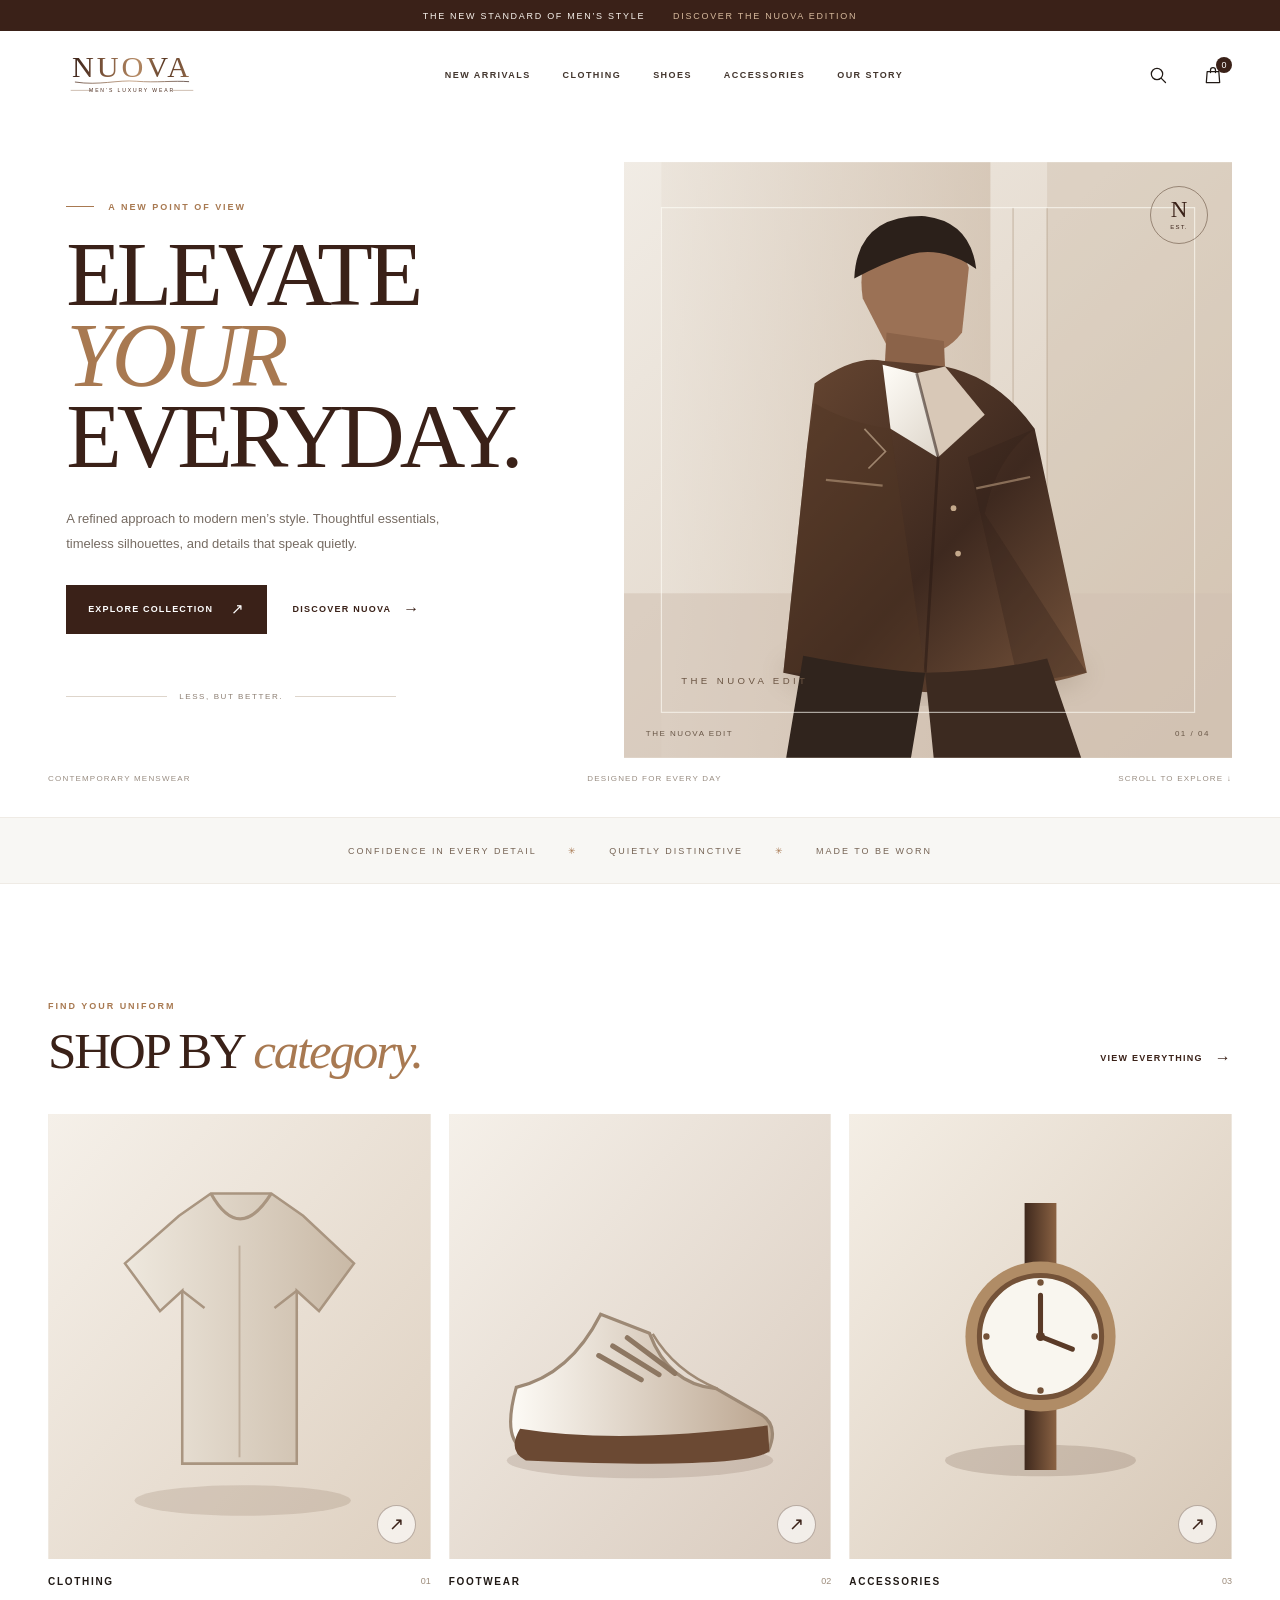
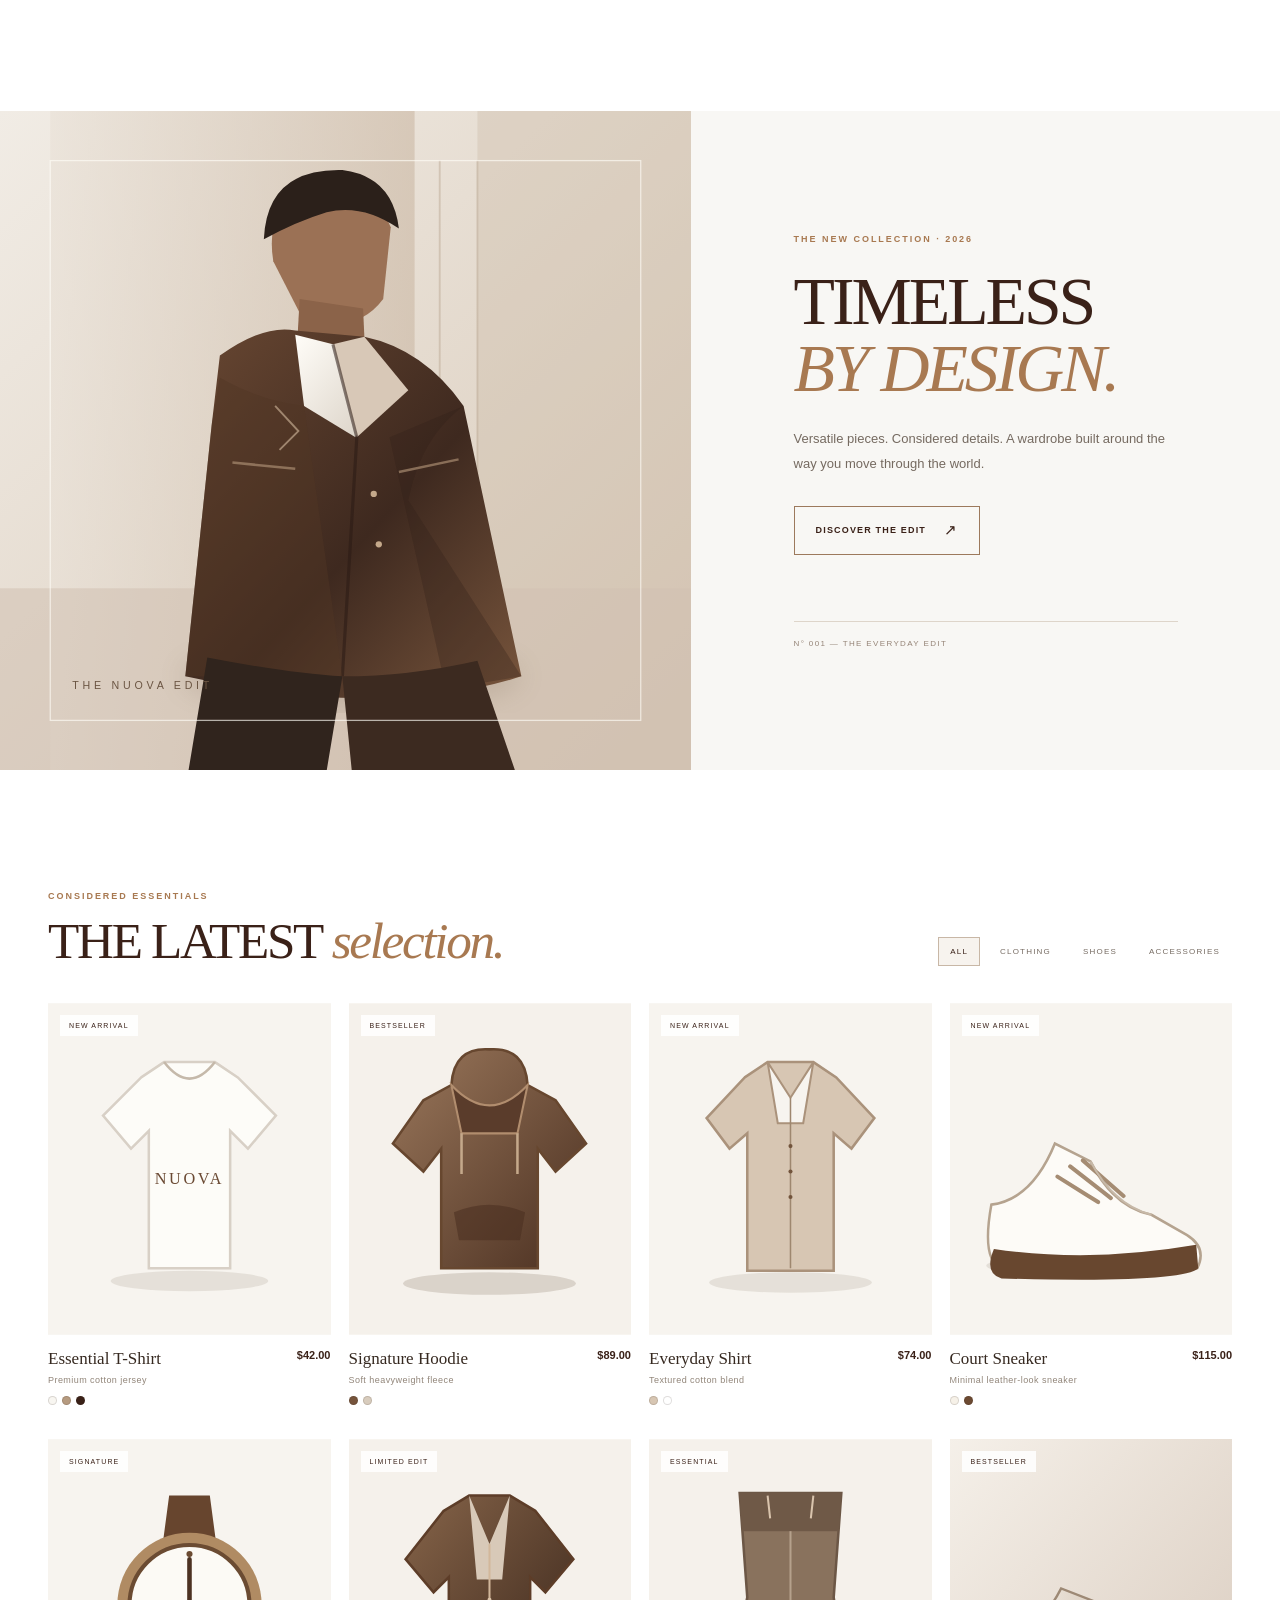
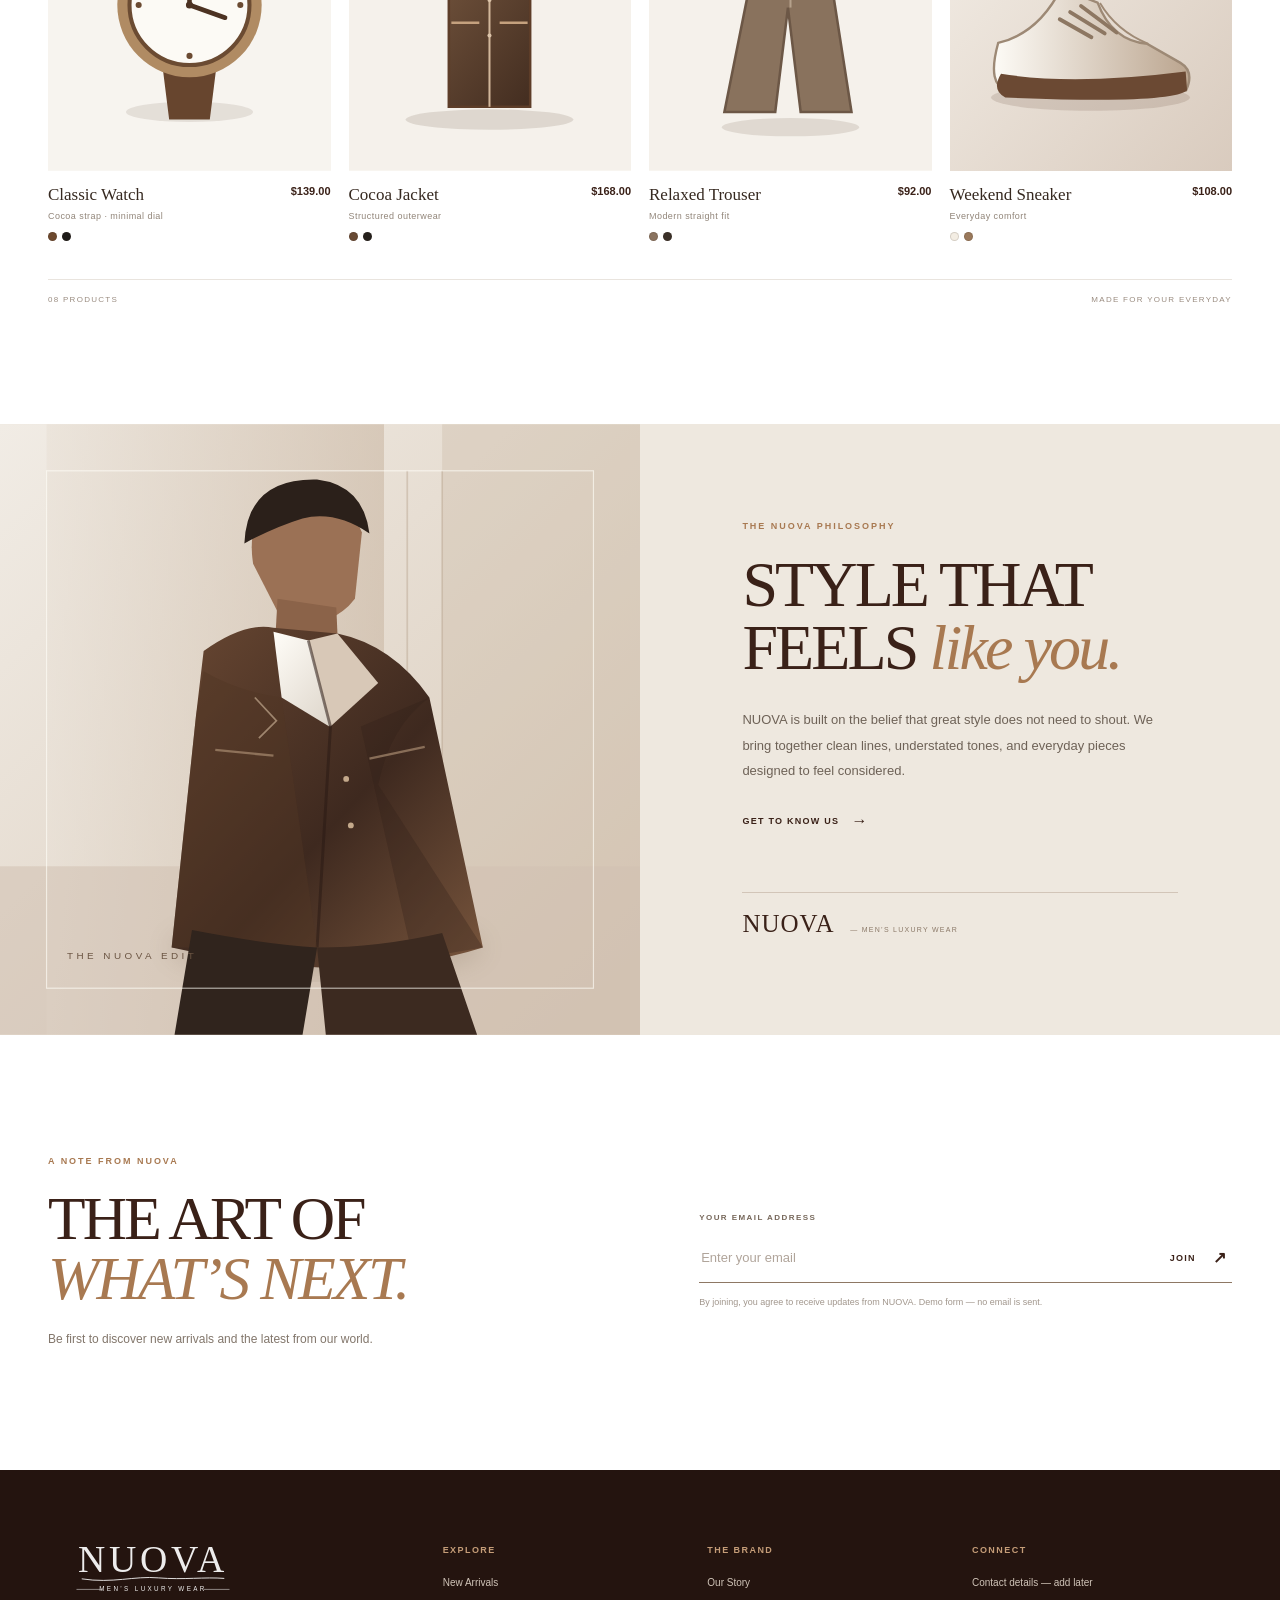
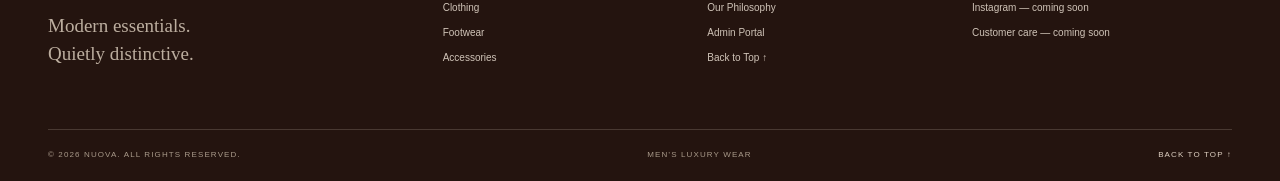
<file: index.html>
<!doctype html>
<html lang="en">
<head>
  <meta charset="utf-8">
  <meta name="viewport" content="width=device-width, initial-scale=1">
  <meta name="theme-color" content="#ffffff">
  <meta name="description" content="NUOVA — Men's Luxury Wear. A refined approach to modern men's style.">
  <title>NUOVA — Men's Luxury Wear</title>
  <link rel="icon" type="image/svg+xml" href="assets/logo.svg">
  <link rel="stylesheet" href="styles.css">
  <script src="script.js" defer></script>
</head>
<body>
  <a class="skip-link" href="#main">Skip to content</a>
  <div class="announcement-bar">
    <p>THE NEW STANDARD OF MEN’S STYLE</p>
    <span>DISCOVER THE NUOVA EDITION</span>
  </div>

  <header class="site-header" id="top">
    <div class="header-inner">
      <button class="icon-button menu-toggle" id="menuToggle" aria-label="Open navigation" aria-expanded="false" aria-controls="mobileNav">
        <svg viewBox="0 0 24 24" aria-hidden="true"><path d="M3 7h18M3 12h18M3 17h18"/></svg>
      </button>
      <a class="brand-lockup" href="#top" aria-label="NUOVA home"><img src="assets/logo.svg" alt="NUOVA — Men's Luxury Wear"></a>
      <nav class="desktop-nav" aria-label="Main navigation">
        <a href="#new-arrivals">NEW ARRIVALS</a>
        <a href="#categories">CLOTHING</a>
        <a href="#categories">SHOES</a>
        <a href="#categories">ACCESSORIES</a>
        <a href="#story">OUR STORY</a>
      </nav>
      <div class="header-actions">
        <button class="icon-button search-open" aria-label="Search products">
          <svg viewBox="0 0 24 24" aria-hidden="true"><circle cx="10.8" cy="10.8" r="6.8"/><path d="m16 16 5 5"/></svg>
        </button>
        <button class="icon-button bag-open" aria-label="Open shopping bag">
          <svg viewBox="0 0 24 24" aria-hidden="true"><path d="M5 8h14l1 13H4L5 8Z"/><path d="M9 9V6a3 3 0 0 1 6 0v3"/></svg>
          <span class="bag-count" id="bagCount">0</span>
        </button>
      </div>
    </div>
    <nav class="mobile-nav" id="mobileNav" aria-label="Mobile navigation" hidden>
      <a href="#new-arrivals">New Arrivals</a>
      <a href="#categories">Clothing</a>
      <a href="#categories">Shoes</a>
      <a href="#categories">Accessories</a>
      <a href="#story">Our Story</a>
      <button class="mobile-search search-open">Search the collection</button>
    </nav>
  </header>

  <main id="main">
    <section class="hero section-shell" aria-labelledby="heroTitle">
      <div class="hero-copy reveal">
        <p class="eyebrow"><span></span> A NEW POINT OF VIEW</p>
        <h1 id="heroTitle">ELEVATE<br><em>YOUR</em> EVERYDAY.</h1>
        <p class="hero-description">A refined approach to modern men’s style. Thoughtful essentials, timeless silhouettes, and details that speak quietly.</p>
        <div class="hero-buttons">
          <a class="button button-dark" href="#new-arrivals">EXPLORE COLLECTION <span aria-hidden="true">↗</span></a>
          <a class="text-link" href="#story">DISCOVER NUOVA <span aria-hidden="true">→</span></a>
        </div>
        <div class="hero-note"><span class="note-line"></span><span>LESS, BUT BETTER.</span><span class="note-line"></span></div>
      </div>
      <div class="hero-art reveal reveal-delay-1">
        <img src="assets/hero-editorial.svg" alt="Editorial illustration of a man wearing a tailored cocoa-brown jacket">
        <div class="hero-art-caption"><span>THE NUOVA EDIT</span><span>01 / 04</span></div>
        <div class="hero-stamp" aria-hidden="true">N<br><small>EST.</small></div>
      </div>
      <div class="hero-bottomline"><span>CONTEMPORARY MENSWEAR</span><span>DESIGNED FOR EVERY DAY</span><span>SCROLL TO EXPLORE ↓</span></div>
    </section>

    <section class="intro-strip" aria-label="Brand statement">
      <p>CONFIDENCE IN EVERY DETAIL <span>✳</span> QUIETLY DISTINCTIVE <span>✳</span> MADE TO BE WORN</p>
    </section>

    <section class="category-section section-shell" id="categories">
      <div class="section-heading reveal">
        <div><p class="eyebrow">FIND YOUR UNIFORM</p><h2>SHOP BY <em>category.</em></h2></div>
        <a class="text-link" href="#new-arrivals">VIEW EVERYTHING <span>→</span></a>
      </div>
      <div class="category-grid">
        <a class="category-card reveal" href="#new-arrivals" data-category-link="clothing">
          <div class="category-image"><img src="assets/cat-clothing.svg" alt="Minimal premium men's clothing illustration"><span class="category-arrow">↗</span></div>
          <div class="category-label"><h3>CLOTHING</h3><span>01</span></div>
        </a>
        <a class="category-card reveal reveal-delay-1" href="#new-arrivals" data-category-link="shoes">
          <div class="category-image"><img src="assets/cat-shoes.svg" alt="Cream luxury sneaker illustration"><span class="category-arrow">↗</span></div>
          <div class="category-label"><h3>FOOTWEAR</h3><span>02</span></div>
        </a>
        <a class="category-card reveal reveal-delay-2" href="#new-arrivals" data-category-link="accessories">
          <div class="category-image"><img src="assets/cat-accessories.svg" alt="Minimal brown leather watch illustration"><span class="category-arrow">↗</span></div>
          <div class="category-label"><h3>ACCESSORIES</h3><span>03</span></div>
        </a>
      </div>
    </section>

    <section class="feature-section">
      <div class="feature-image reveal"><img src="assets/hero-editorial.svg" alt="NUOVA editorial menswear campaign illustration"></div>
      <div class="feature-copy reveal reveal-delay-1">
        <p class="eyebrow">THE NEW COLLECTION · 2026</p>
        <h2>TIMELESS<br><em>BY DESIGN.</em></h2>
        <p>Versatile pieces. Considered details. A wardrobe built around the way you move through the world.</p>
        <a class="button button-outline" href="#new-arrivals">DISCOVER THE EDIT <span>↗</span></a>
        <span class="feature-index">N° 001 — THE EVERYDAY EDIT</span>
      </div>
    </section>

    <section class="products-section section-shell" id="new-arrivals">
      <div class="section-heading products-heading reveal">
        <div><p class="eyebrow">CONSIDERED ESSENTIALS</p><h2>THE LATEST <em>selection.</em></h2></div>
        <div class="product-controls" role="group" aria-label="Filter products">
          <button class="filter-button active" data-filter="all">ALL</button>
          <button class="filter-button" data-filter="clothing">CLOTHING</button>
          <button class="filter-button" data-filter="shoes">SHOES</button>
          <button class="filter-button" data-filter="accessories">ACCESSORIES</button>
        </div>
      </div>
      <div class="product-grid" id="productGrid" aria-live="polite"></div>
      <div class="products-bottom"><span id="productCount">08 PRODUCTS</span><span>MADE FOR YOUR EVERYDAY</span></div>
    </section>

    <section class="brand-story" id="story">
      <div class="story-image reveal"><img src="assets/hero-editorial.svg" alt="A refined NUOVA menswear look in warm neutral tones"></div>
      <div class="story-copy reveal reveal-delay-1">
        <p class="eyebrow">THE NUOVA PHILOSOPHY</p>
        <h2>STYLE THAT<br>FEELS <em>like you.</em></h2>
        <p>NUOVA is built on the belief that great style does not need to shout. We bring together clean lines, understated tones, and everyday pieces designed to feel considered.</p>
        <a href="#top" class="text-link">GET TO KNOW US <span>→</span></a>
        <div class="story-signature">NUOVA <span>— MEN’S LUXURY WEAR</span></div>
      </div>
    </section>

    <section class="newsletter-section section-shell reveal">
      <div><p class="eyebrow">A NOTE FROM NUOVA</p><h2>THE ART OF<br><em>WHAT’S NEXT.</em></h2><p>Be first to discover new arrivals and the latest from our world.</p></div>
      <form class="newsletter-form" id="newsletterForm">
        <label for="newsletterEmail">YOUR EMAIL ADDRESS</label>
        <div class="newsletter-input-row"><input type="email" id="newsletterEmail" placeholder="Enter your email" required><button type="submit" aria-label="Subscribe">JOIN <span>↗</span></button></div>
        <p class="form-note" id="newsletterMessage" aria-live="polite">By joining, you agree to receive updates from NUOVA. Demo form — no email is sent.</p>
      </form>
    </section>
  </main>

  <footer class="site-footer">
    <div class="footer-main">
      <div class="footer-brand"><img src="assets/logo.svg" alt="NUOVA — Men's Luxury Wear"><p>Modern essentials.<br>Quietly distinctive.</p></div>
      <div class="footer-column"><h3>EXPLORE</h3><a href="#new-arrivals">New Arrivals</a><a href="#categories">Clothing</a><a href="#categories">Footwear</a><a href="#categories">Accessories</a></div>
      <div class="footer-column"><h3>THE BRAND</h3><a href="#story">Our Story</a><a href="#story">Our Philosophy</a><a href="admin.html">Admin Portal</a><a href="#top">Back to Top ↑</a></div>
      <div class="footer-column"><h3>CONNECT</h3><span>Contact details — add later</span><span>Instagram — coming soon</span><span>Customer care — coming soon</span></div>
    </div>
    <div class="footer-bottom"><span>© <span id="year"></span> NUOVA. ALL RIGHTS RESERVED.</span><span>MEN’S LUXURY WEAR</span><a href="#top">BACK TO TOP ↑</a></div>
  </footer>

  <div class="overlay" id="overlay" hidden></div>
  <aside class="side-drawer" id="cartDrawer" aria-labelledby="cartTitle" aria-modal="true" role="dialog" hidden>
    <div class="drawer-header"><div><p class="eyebrow">YOUR SELECTION</p><h2 id="cartTitle">Shopping bag <span id="drawerCount">(0)</span></h2></div><button class="icon-button drawer-close" aria-label="Close shopping bag"><svg viewBox="0 0 24 24"><path d="m5 5 14 14M19 5 5 19"/></svg></button></div>
    <div class="cart-items" id="cartItems"></div>
    <div class="cart-footer">
      <div class="subtotal-row"><span>SUBTOTAL</span><strong id="cartSubtotal">$0.00</strong></div>
      <p>Shipping and taxes are calculated at checkout.</p>
      <button class="button button-dark checkout-button" id="checkoutButton" type="button">CONTINUE TO CHECKOUT <span>↗</span></button>
      <form class="checkout-form" id="checkoutForm" hidden>
        <label for="checkoutName">FULL NAME</label>
        <input id="checkoutName" type="text" placeholder="Your full name" required>
        <label for="checkoutContact">PHONE OR EMAIL</label>
        <input id="checkoutContact" type="text" placeholder="Phone number or email" required>
        <label for="checkoutAddress">DELIVERY ADDRESS</label>
        <input id="checkoutAddress" type="text" placeholder="City, street, building" required>
        <div class="checkout-actions">
          <button class="button button-outline" id="checkoutCancel" type="button">BACK</button>
          <button class="button button-dark" type="submit">PLACE ORDER <span>↗</span></button>
        </div>
      </form>
      <p class="demo-note">Orders are saved locally for store admin review.</p>
    </div>
  </aside>

  <section class="search-modal" id="searchModal" aria-label="Search products" aria-modal="true" role="dialog" hidden>
    <div class="search-modal-inner"><div class="search-top"><p class="eyebrow">FIND YOUR NEXT ESSENTIAL</p><button class="icon-button search-close" aria-label="Close search"><svg viewBox="0 0 24 24"><path d="m5 5 14 14M19 5 5 19"/></svg></button></div><label class="search-field"><svg viewBox="0 0 24 24"><circle cx="10.8" cy="10.8" r="6.8"/><path d="m16 16 5 5"/></svg><input id="searchInput" type="search" placeholder="Search the collection…" autocomplete="off"></label><div id="searchResults" class="search-results"><p>TRY: T-SHIRTS, HOODIES, SHOES</p></div></div>
  </section>

  <section class="quick-view-modal" id="quickView" role="dialog" aria-modal="true" aria-label="Product quick view" hidden>
    <button class="icon-button quick-close" aria-label="Close product details"><svg viewBox="0 0 24 24"><path d="m5 5 14 14M19 5 5 19"/></svg></button>
    <div id="quickViewContent"></div>
  </section>
  <div class="toast" id="toast" role="status" aria-live="polite"></div>
</body>
</html>
</file>
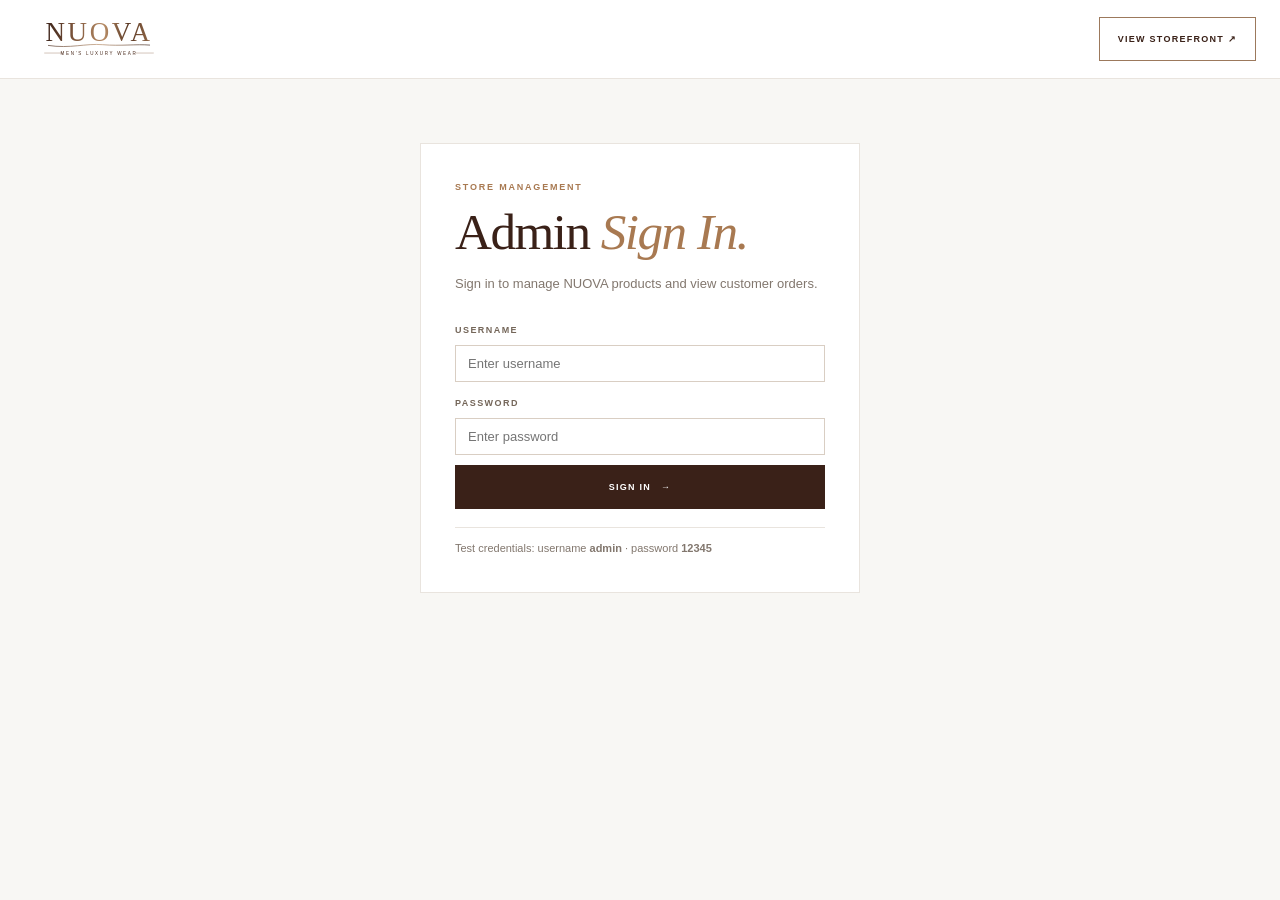
<file: admin.html>
<!doctype html>
<html lang="en">
<head>
  <meta charset="utf-8">
  <meta name="viewport" content="width=device-width, initial-scale=1">
  <title>NUOVA — Admin Portal</title>
  <link rel="icon" type="image/svg+xml" href="assets/logo.svg">
  <link rel="stylesheet" href="admin.css">
  <script src="admin.js" defer></script>
</head>
<body>
  <header class="admin-header">
    <div class="admin-header-inner">
      <a class="admin-brand" href="index.html" aria-label="Back to NUOVA storefront">
        <img src="assets/logo.svg" alt="NUOVA — Men's Luxury Wear">
      </a>
      <div class="admin-header-actions">
        <a class="btn btn-outline" href="index.html">VIEW STOREFRONT ↗</a>
        <button class="btn btn-dark" id="logoutButton" type="button" hidden>LOG OUT</button>
      </div>
    </div>
  </header>

  <main class="admin-main">
    <section class="login-card" id="loginSection" aria-labelledby="loginTitle">
      <p class="eyebrow">STORE MANAGEMENT</p>
      <h1 id="loginTitle">Admin <em>Sign In.</em></h1>
      <p class="login-subtitle">Sign in to manage NUOVA products and view customer orders.</p>
      <form id="loginForm" class="stack-form">
        <label for="loginUsername">USERNAME</label>
        <input id="loginUsername" type="text" autocomplete="username" placeholder="Enter username" required>
        <label for="loginPassword">PASSWORD</label>
        <input id="loginPassword" type="password" autocomplete="current-password" placeholder="Enter password" required>
        <p class="form-error" id="loginError" role="alert" hidden></p>
        <button class="btn btn-dark" type="submit">SIGN IN <span>→</span></button>
      </form>
      <p class="demo-hint">Test credentials: username <strong>admin</strong> · password <strong>12345</strong></p>
    </section>

    <section class="dashboard" id="adminApp" hidden>
      <div class="dashboard-top">
        <div>
          <p class="eyebrow">NUOVA BACKOFFICE</p>
          <h1>Store <em>Dashboard.</em></h1>
        </div>
        <div class="tab-bar" role="tablist" aria-label="Admin sections">
          <button class="tab-btn active" type="button" role="tab" aria-selected="true" data-tab="products">PRODUCTS</button>
          <button class="tab-btn" type="button" role="tab" aria-selected="false" data-tab="orders">ORDERS <span class="badge-pill" id="newOrdersBadge">0</span></button>
        </div>
      </div>

      <div class="stats-grid">
        <div class="stat-card"><span>TOTAL PRODUCTS</span><strong id="statProducts">0</strong></div>
        <div class="stat-card"><span>TOTAL ORDERS</span><strong id="statOrders">0</strong></div>
        <div class="stat-card"><span>NEW ORDERS</span><strong id="statNewOrders">0</strong></div>
        <div class="stat-card"><span>TOTAL REVENUE</span><strong id="statRevenue">$0.00</strong></div>
      </div>

      <section id="productsTab" class="tab-panel">
        <div class="panel-grid">
          <form id="productForm" class="card stack-form">
            <div class="card-head">
              <div>
                <p class="eyebrow">CATALOG</p>
                <h2 id="formHeading">Add New <em>Product</em></h2>
              </div>
              <button class="text-btn" id="cancelEditButton" type="button" hidden>Cancel edit</button>
            </div>

            <input type="hidden" id="editingProductId">

            <label for="prodName">PRODUCT NAME</label>
            <input id="prodName" type="text" placeholder="e.g. Tailored Wool Coat" required>

            <div class="two-col">
              <div>
                <label for="prodCategory">CATEGORY</label>
                <select id="prodCategory">
                  <option value="clothing">Clothing</option>
                  <option value="shoes">Shoes</option>
                  <option value="accessories">Accessories</option>
                </select>
              </div>
              <div>
                <label for="prodPrice">PRICE (USD)</label>
                <input id="prodPrice" type="number" min="1" step="0.01" placeholder="120" required>
              </div>
            </div>

            <div class="two-col">
              <div>
                <label for="prodType">SUBTITLE / MATERIAL</label>
                <input id="prodType" type="text" placeholder="e.g. Structured Italian wool" required>
              </div>
              <div>
                <label for="prodBadge">BADGE</label>
                <input id="prodBadge" type="text" placeholder="NEW ARRIVAL" value="NEW ARRIVAL">
              </div>
            </div>

            <label for="prodColors">COLORS (COMMA-SEPARATED HEX)</label>
            <input id="prodColors" type="text" value="#3A2118, #B69B80" placeholder="#3A2118, #E8D8C7">

            <label for="prodImageFile">UPLOAD PRODUCT IMAGE</label>
            <div class="upload-box">
              <input id="prodImageFile" type="file" accept="image/*">
              <div class="image-preview" id="imagePreview">
                <img id="previewImg" src="assets/product-jacket.svg" alt="Product preview">
                <span id="previewText">Default image selected — or upload your own photo above.</span>
              </div>
            </div>

            <label for="prodImageUrl">OR IMAGE PATH / URL</label>
            <input id="prodImageUrl" type="text" value="assets/product-jacket.svg" placeholder="assets/product-jacket.svg or https://...">

            <label for="prodDescription">DESCRIPTION</label>
            <textarea id="prodDescription" rows="3" placeholder="Describe fit, fabric, and details..." required></textarea>

            <button class="btn btn-dark" type="submit" id="saveProductBtn">SAVE PRODUCT <span>↗</span></button>
          </form>

          <div class="card">
            <div class="card-head">
              <div>
                <p class="eyebrow">STORE INVENTORY</p>
                <h2>Published <em>Products</em></h2>
              </div>
              <button class="text-btn" id="resetProductsBtn" type="button">Reset defaults</button>
            </div>
            <div id="adminProductList" class="product-list"></div>
          </div>
        </div>
      </section>

      <section id="ordersTab" class="tab-panel" hidden>
        <div class="card">
          <div class="card-head">
            <div>
              <p class="eyebrow">PURCHASE OPERATIONS</p>
              <h2>Customer <em>Orders</em></h2>
            </div>
            <button class="text-btn" id="refreshOrdersBtn" type="button">Refresh</button>
          </div>
          <div id="ordersList" class="orders-list"></div>
        </div>
      </section>
    </section>
  </main>

  <div class="toast" id="adminToast" role="status" aria-live="polite"></div>
</body>
</html>
</file>
<file: styles.css>
:root {
  --white: #ffffff;
  --soft-white: #f8f7f4;
  --paper: #f2eee8;
  --cocoa: #3a2118;
  --chocolate: #24140f;
  --brown: #77503a;
  --bronze: #a87951;
  --beige: #e8d8c7;
  --line: #e9e4de;
  --muted: #82776e;
  --ink: #211a16;
  --serif: "Bodoni MT", Didot, "Times New Roman", Georgia, serif;
  --sans: "Helvetica Neue", Helvetica, Arial, sans-serif;
  --page: min(1380px, calc(100% - 96px));
  --ease: cubic-bezier(.2,.7,.2,1);
}
* { box-sizing: border-box; }
html { scroll-behavior: smooth; scroll-padding-top: 90px; }
body { margin: 0; background: var(--white); color: var(--ink); font-family: var(--sans); -webkit-font-smoothing: antialiased; }
body.locked { overflow: hidden; }
button, input { font: inherit; }
button, a { -webkit-tap-highlight-color: transparent; }
a { color: inherit; text-decoration: none; }
button { color: inherit; }
img { display: block; max-width: 100%; }
::selection { color: white; background: var(--brown); }
.skip-link { position: fixed; top: 10px; left: 10px; z-index: 1000; transform: translateY(-150%); padding: 12px 16px; background: var(--cocoa); color: white; }
.skip-link:focus { transform: translateY(0); }
.announcement-bar { min-height: 31px; padding: 8px 28px; display: flex; align-items: center; justify-content: center; gap: 28px; background: var(--cocoa); color: #f8f3ed; font-size: 9px; letter-spacing: .19em; }
.announcement-bar p { margin: 0; }
.announcement-bar span { color: #d6b99c; }
.site-header { position: sticky; top: 0; z-index: 50; background: rgba(255,255,255,.96); border-bottom: 1px solid transparent; transition: box-shadow .3s ease, border-color .3s ease; backdrop-filter: blur(16px); }
.site-header.scrolled { border-color: var(--line); box-shadow: 0 8px 28px rgba(46,30,19,.055); }
.header-inner { width: var(--page); height: 88px; margin: auto; display: grid; grid-template-columns: 168px 1fr 100px; align-items: center; gap: 24px; }
.brand-lockup { width: 168px; display: block; }
.brand-lockup img { width: 100%; height: 48px; object-fit: contain; }
.desktop-nav { display: flex; align-items: center; justify-content: center; gap: clamp(17px, 2.5vw, 38px); }
.desktop-nav a, .footer-column h3 { font-size: 9px; font-weight: 600; letter-spacing: .16em; }
.desktop-nav a { position: relative; padding: 9px 0; color: #42352d; transition: color .2s ease; }
.desktop-nav a::after { content: ""; position: absolute; bottom: 2px; left: 0; width: 0; height: 1px; background: var(--bronze); transition: width .25s ease; }
.desktop-nav a:hover { color: var(--bronze); }
.desktop-nav a:hover::after { width: 100%; }
.header-actions { display: flex; align-items: center; justify-content: flex-end; gap: 16px; }
.icon-button { position: relative; display: inline-grid; place-items: center; width: 39px; height: 39px; padding: 0; border: 0; background: transparent; cursor: pointer; }
.icon-button svg, .search-field svg { width: 20px; height: 20px; fill: none; stroke: currentColor; stroke-width: 1.5; stroke-linecap: round; stroke-linejoin: round; }
.icon-button:hover { color: var(--bronze); }
.bag-count { position: absolute; top: 1px; right: 0; display: grid; place-items: center; width: 16px; height: 16px; border-radius: 50%; background: var(--cocoa); color: white; font-size: 9px; }
.menu-toggle, .mobile-nav { display: none; }
.section-shell { width: var(--page); margin-inline: auto; }
.hero { min-height: 670px; display: grid; grid-template-columns: .92fr 1.08fr; align-items: center; gap: 4.5vw; padding-top: 42px; padding-bottom: 32px; position: relative; }
.hero-copy { padding: 30px 0 48px 3.5%; }
.eyebrow { margin: 0 0 20px; color: var(--bronze); font-size: 9px; font-weight: 600; letter-spacing: .22em; line-height: 1.5; }
.eyebrow span { display: inline-block; width: 28px; height: 1px; margin: 0 10px 3px 0; background: var(--bronze); }
h1, h2, h3, p { margin-top: 0; }
.hero h1 { margin: 0; color: var(--cocoa); font-family: var(--serif); font-size: clamp(60px, 7.1vw, 112px); font-weight: 400; line-height: .89; letter-spacing: -.055em; }
.hero h1 em, h2 em { color: var(--bronze); font-weight: 400; }
.hero-description { max-width: 405px; margin: 30px 0 28px; color: #766b62; font-size: 13px; line-height: 1.9; }
.hero-buttons { display: flex; align-items: center; flex-wrap: wrap; gap: 25px; }
.button { min-height: 49px; display: inline-flex; align-items: center; justify-content: center; gap: 18px; padding: 0 21px; border: 1px solid transparent; font-size: 9px; font-weight: 600; letter-spacing: .13em; cursor: pointer; transition: transform .25s var(--ease), background .25s ease, color .25s ease, border-color .25s ease; }
.button:hover { transform: translateY(-3px); }
.button span { font-size: 15px; font-weight: 400; }
.button-dark { background: var(--cocoa); color: white; }
.button-dark:hover { background: #5a3a29; }
.button-outline { background: transparent; border-color: #9c795c; color: var(--cocoa); }
.button-outline:hover { background: var(--cocoa); color: white; border-color: var(--cocoa); }
.text-link { display: inline-flex; align-items: center; gap: 12px; font-size: 9px; font-weight: 600; letter-spacing: .14em; color: var(--cocoa); }
.text-link span { transition: transform .2s ease; font-size: 16px; }
.text-link:hover span { transform: translateX(5px); }
.hero-note { max-width: 330px; display: flex; align-items: center; gap: 12px; margin-top: 58px; color: #8c7e72; font-size: 8px; letter-spacing: .2em; white-space: nowrap; }
.note-line { flex: 1; height: 1px; background: #ded5cb; }
.hero-art { position: relative; align-self: stretch; min-height: 575px; max-height: 680px; overflow: hidden; background: var(--paper); }
.hero-art > img { width: 100%; height: 100%; min-height: 575px; object-fit: cover; transition: transform 1.2s var(--ease); }
.hero-art:hover > img { transform: scale(1.025); }
.hero-art-caption { position: absolute; right: 22px; bottom: 20px; left: 22px; display: flex; justify-content: space-between; color: #695747; font-size: 8px; letter-spacing: .19em; }
.hero-stamp { position: absolute; top: 24px; right: 24px; width: 58px; height: 58px; display: grid; place-content: center; border: 1px solid rgba(85,60,42,.5); border-radius: 50%; color: var(--cocoa); text-align: center; font-family: var(--serif); font-size: 23px; line-height: .75; }
.hero-stamp small { margin-top: 7px; font-family: var(--sans); font-size: 6px; letter-spacing: .2em; }
.hero-bottomline { position: absolute; bottom: 7px; left: 0; right: 0; display: flex; justify-content: space-between; color: #998d82; font-size: 8px; letter-spacing: .15em; }
.intro-strip { margin-top: 27px; min-height: 67px; display: flex; align-items: center; justify-content: center; background: var(--soft-white); border-block: 1px solid #efebe5; overflow: hidden; }
.intro-strip p { margin: 0; color: #756354; font-size: 9px; letter-spacing: .22em; white-space: nowrap; }
.intro-strip span { padding: 0 27px; color: var(--bronze); }
.category-section { padding-top: 116px; padding-bottom: 124px; }
.section-heading { display: flex; align-items: end; justify-content: space-between; gap: 24px; margin-bottom: 38px; }
.section-heading .eyebrow { margin-bottom: 12px; }
h2 { margin: 0; color: var(--cocoa); font-family: var(--serif); font-size: clamp(37px, 4vw, 62px); font-weight: 400; letter-spacing: -.045em; line-height: .98; }
.section-heading > .text-link { margin-bottom: 9px; }
.category-grid { display: grid; grid-template-columns: repeat(3, 1fr); gap: 18px; }
.category-card { min-width: 0; }
.category-image { position: relative; overflow: hidden; background: var(--paper); aspect-ratio: 4 / 4.65; }
.category-image img { width: 100%; height: 100%; object-fit: cover; transition: transform .8s var(--ease); }
.category-card:hover .category-image img { transform: scale(1.045); }
.category-arrow { position: absolute; right: 15px; bottom: 15px; display: grid; place-items: center; width: 39px; height: 39px; border: 1px solid rgba(75,48,29,.35); border-radius: 50%; background: rgba(255,255,255,.65); color: var(--cocoa); font-size: 18px; transition: background .25s ease, color .25s ease, transform .25s ease; }
.category-card:hover .category-arrow { background: var(--cocoa); color: white; transform: rotate(45deg); }
.category-label { display: flex; justify-content: space-between; align-items: center; padding-top: 17px; }
.category-label h3 { margin: 0; font-size: 10px; font-weight: 600; letter-spacing: .17em; }
.category-label span { color: #9c8b7a; font-size: 9px; }
.feature-section { display: grid; grid-template-columns: 1.08fr .92fr; min-height: 560px; background: var(--soft-white); }
.feature-image { min-height: 560px; overflow: hidden; }
.feature-image img { width: 100%; height: 100%; min-height: 560px; object-fit: cover; object-position: center 44%; transition: transform 1.3s var(--ease); }
.feature-section:hover .feature-image img { transform: scale(1.02); }
.feature-copy { display: flex; flex-direction: column; align-items: flex-start; justify-content: center; padding: 70px clamp(35px, 8vw, 130px); }
.feature-copy .eyebrow { margin-bottom: 23px; }
.feature-copy h2 { font-size: clamp(54px, 5.3vw, 82px); }
.feature-copy > p:not(.eyebrow) { max-width: 390px; margin: 25px 0 29px; color: #756a60; font-size: 13px; line-height: 1.9; }
.feature-index { margin-top: 66px; padding-top: 17px; width: 100%; border-top: 1px solid #ded5ca; color: #958477; font-size: 8px; letter-spacing: .17em; }
.products-section { padding-top: 120px; padding-bottom: 120px; }
.products-heading { align-items: end; margin-bottom: 37px; }
.product-controls { display: flex; align-items: center; gap: 8px; flex-wrap: wrap; }
.filter-button { padding: 9px 11px; border: 1px solid transparent; background: transparent; color: #766b62; font-size: 8px; letter-spacing: .15em; cursor: pointer; transition: border .2s ease, color .2s ease, background .2s ease; }
.filter-button:hover, .filter-button.active { border-color: #c8b7a6; color: var(--cocoa); }
.filter-button.active { background: #f7f3ee; }
.product-grid { display: grid; grid-template-columns: repeat(4, minmax(0, 1fr)); gap: 34px 18px; }
.product-card { min-width: 0; }
.product-image { position: relative; aspect-ratio: 4 / 4.7; overflow: hidden; background: var(--soft-white); }
.product-image img { width: 100%; height: 100%; object-fit: cover; transition: transform .7s var(--ease); }
.product-card:hover .product-image img { transform: scale(1.04); }
.product-badge { position: absolute; top: 12px; left: 12px; padding: 7px 9px; background: rgba(255,255,255,.88); color: var(--cocoa); font-size: 7px; letter-spacing: .16em; }
.quick-view-trigger { position: absolute; right: 12px; bottom: 12px; left: 12px; min-height: 40px; border: 0; background: rgba(255,255,255,.94); color: var(--cocoa); font-size: 8px; font-weight: 600; letter-spacing: .15em; opacity: 0; transform: translateY(8px); transition: opacity .25s ease, transform .25s ease; cursor: pointer; }
.product-card:hover .quick-view-trigger, .quick-view-trigger:focus-visible { opacity: 1; transform: translateY(0); }
.product-info { display: flex; justify-content: space-between; align-items: start; gap: 10px; padding-top: 14px; }
.product-info h3 { margin: 0 0 6px; color: #362920; font-family: var(--serif); font-size: 17px; font-weight: 400; }
.product-info p { margin: 0; color: #918579; font-size: 9px; letter-spacing: .05em; }
.product-price { color: var(--cocoa); font-size: 11px; font-weight: 600; white-space: nowrap; }
.product-colors { display: flex; gap: 5px; margin-top: 11px; }
.color-dot { width: 9px; height: 9px; border: 1px solid rgba(40,30,20,.15); border-radius: 50%; }
.products-bottom { display: flex; justify-content: space-between; margin-top: 38px; padding-top: 15px; border-top: 1px solid var(--line); color: #9a8c80; font-size: 8px; letter-spacing: .16em; }
.brand-story { display: grid; grid-template-columns: 1fr 1fr; min-height: 590px; background: #eee8df; }
.story-image { overflow: hidden; min-height: 590px; }
.story-image img { width: 100%; height: 100%; min-height: 590px; object-fit: cover; object-position: center 42%; }
.story-copy { display: flex; flex-direction: column; align-items: flex-start; justify-content: center; padding: 75px clamp(38px, 8vw, 125px); }
.story-copy h2 { font-size: clamp(50px, 5vw, 76px); }
.story-copy > p:not(.eyebrow) { max-width: 440px; margin: 28px 0 29px; color: #6e6257; font-size: 13px; line-height: 1.95; }
.story-signature { margin-top: 62px; padding-top: 17px; width: 100%; border-top: 1px solid #d2c5b8; color: var(--cocoa); font-family: var(--serif); font-size: 25px; letter-spacing: .04em; }
.story-signature span { margin-left: 10px; color: #8b7968; font-family: var(--sans); font-size: 7px; letter-spacing: .18em; }
.newsletter-section { display: grid; grid-template-columns: 1fr 1fr; align-items: center; gap: 10%; padding-top: 120px; padding-bottom: 120px; }
.newsletter-section h2 { font-size: clamp(48px, 4.8vw, 72px); }
.newsletter-section > div > p:last-child { margin: 20px 0 0; color: #82766b; font-size: 12px; line-height: 1.8; }
.newsletter-form { padding-top: 17px; }
.newsletter-form label { display: block; margin-bottom: 12px; color: #76675a; font-size: 8px; font-weight: 600; letter-spacing: .18em; }
.newsletter-input-row { display: flex; border-bottom: 1px solid #8e7864; }
.newsletter-input-row input { width: 100%; min-width: 0; height: 48px; border: 0; outline: 0; background: transparent; color: var(--ink); font-size: 13px; }
.newsletter-input-row input::placeholder { color: #b0a49a; }
.newsletter-input-row button { display: flex; align-items: center; gap: 17px; padding: 0 5px 0 20px; border: 0; background: transparent; color: var(--cocoa); font-size: 9px; font-weight: 600; letter-spacing: .14em; cursor: pointer; }
.newsletter-input-row button span { font-size: 16px; }
.form-note { margin: 12px 0 0; color: #a1968c; font-size: 9px; line-height: 1.6; }
.site-footer { padding: 70px max(48px, calc((100% - 1380px)/2)) 22px; background: var(--chocolate); color: #f2eae1; }
.footer-main { display: grid; grid-template-columns: 1.6fr 1fr 1fr 1.2fr; gap: 48px; padding-bottom: 62px; }
.footer-brand img { width: 210px; height: 60px; object-fit: contain; filter: brightness(0) invert(1); opacity: .92; }
.footer-brand p { margin: 12px 0 0; color: #bcae9f; font-family: var(--serif); font-size: 19px; line-height: 1.45; }
.footer-column { display: flex; flex-direction: column; align-items: flex-start; gap: 14px; }
.footer-column h3 { margin: 5px 0 8px; color: #c59d78; }
.footer-column a, .footer-column span { color: #d0c4b8; font-size: 10px; transition: color .2s ease; }
.footer-column a:hover { color: white; }
.footer-bottom { display: flex; justify-content: space-between; gap: 20px; padding-top: 20px; border-top: 1px solid rgba(232,216,199,.19); color: #a99a8a; font-size: 8px; letter-spacing: .14em; }
.footer-bottom a { color: #dfd1c3; }
/* Drawers and dialogs */
.overlay { position: fixed; inset: 0; z-index: 80; background: rgba(24,16,12,.42); opacity: 0; transition: opacity .25s ease; }
.overlay.visible { opacity: 1; }
.side-drawer { position: fixed; z-index: 90; top: 0; right: 0; width: min(470px, 100%); height: 100dvh; display: flex; flex-direction: column; padding: 28px; background: white; box-shadow: -15px 0 50px rgba(30,20,14,.12); transform: translateX(102%); transition: transform .35s var(--ease); }
.side-drawer.open { transform: translateX(0); }
.drawer-header { display: flex; align-items: center; justify-content: space-between; padding-bottom: 23px; border-bottom: 1px solid var(--line); }
.drawer-header .eyebrow { margin-bottom: 7px; }
.drawer-header h2 { font-size: 33px; }
.drawer-header h2 span { color: #a18f80; font-family: var(--sans); font-size: 12px; }
.cart-items { flex: 1; overflow-y: auto; padding: 17px 0; }
.cart-empty { padding: 50px 10px; color: #867a70; text-align: center; font-size: 12px; line-height: 1.8; }
.cart-row { display: grid; grid-template-columns: 82px 1fr auto; gap: 14px; padding: 14px 0; border-bottom: 1px solid var(--line); }
.cart-row img { width: 82px; height: 95px; object-fit: cover; background: var(--soft-white); }
.cart-row h3 { margin: 3px 0 7px; font-family: var(--serif); font-size: 16px; font-weight: 400; }
.cart-row p { margin: 0 0 9px; color: #8d8176; font-size: 9px; }
.cart-quantity { display: flex; align-items: center; gap: 10px; }
.cart-quantity button, .remove-item { border: 0; background: transparent; cursor: pointer; color: var(--cocoa); }
.cart-quantity button { width: 23px; height: 23px; border: 1px solid var(--line); }
.cart-quantity span { font-size: 10px; }
.cart-row-price { display: flex; flex-direction: column; justify-content: space-between; align-items: flex-end; color: var(--cocoa); font-size: 10px; }
.remove-item { color: #9b8c80; font-size: 9px; text-decoration: underline; }
.cart-footer { padding-top: 17px; border-top: 1px solid var(--line); }
.subtotal-row { display: flex; justify-content: space-between; color: var(--cocoa); font-size: 10px; letter-spacing: .1em; }
.subtotal-row strong { font-size: 16px; letter-spacing: 0; }
.cart-footer > p { margin: 10px 0 16px; color: #8b7d71; font-size: 9px; }
.checkout-button { width: 100%; }
.checkout-form { display: grid; gap: 8px; margin-top: 12px; padding-top: 12px; border-top: 1px solid var(--line); }
.checkout-form label { margin-top: 4px; color: #746659; font-size: 8px; font-weight: 600; letter-spacing: .16em; }
.checkout-form input { width: 100%; height: 40px; padding: 0 11px; border: 1px solid #d9cec3; background: white; color: var(--ink); font-size: 12px; }
.checkout-actions { display: grid; grid-template-columns: .75fr 1.25fr; gap: 8px; margin-top: 8px; }
.cart-footer .demo-note { margin: 12px 0 0; text-align: center; font-size: 8px; }
.search-modal { position: fixed; z-index: 95; inset: 0; display: grid; place-items: start center; padding: 12vh 24px 24px; background: rgba(255,255,255,.98); }
.search-modal-inner { width: min(760px, 100%); }
.search-top { display: flex; justify-content: space-between; align-items: center; }
.search-field { display: flex; align-items: center; gap: 17px; padding: 17px 0; border-bottom: 1px solid #9c8774; }
.search-field svg { width: 23px; height: 23px; color: var(--cocoa); }
.search-field input { width: 100%; border: 0; outline: 0; background: transparent; color: var(--cocoa); font-family: var(--serif); font-size: clamp(25px, 4vw, 43px); }
.search-results { display: grid; grid-template-columns: repeat(2, 1fr); gap: 12px; padding-top: 25px; }
.search-results > p { grid-column: 1/-1; color: #98897b; font-size: 9px; letter-spacing: .16em; }
.search-result { display: flex; align-items: center; gap: 12px; padding: 8px; background: var(--soft-white); cursor: pointer; }
.search-result img { width: 60px; height: 65px; object-fit: cover; }
.search-result strong { display: block; color: var(--cocoa); font-family: var(--serif); font-size: 16px; font-weight: 400; }
.search-result small { display: block; margin-top: 5px; color: #8b7e72; font-size: 9px; }
.quick-view-modal { position: fixed; z-index: 100; top: 50%; left: 50%; width: min(850px, calc(100% - 34px)); max-height: min(720px, 90dvh); overflow: auto; display: grid; place-items: center; padding: 32px; background: white; box-shadow: 0 20px 80px rgba(30,20,14,.2); transform: translate(-50%,-47%); opacity: 0; transition: opacity .25s ease, transform .25s ease; }
.quick-view-modal.open { opacity: 1; transform: translate(-50%,-50%); }
.quick-close { position: absolute; top: 12px; right: 12px; z-index: 2; }
.quick-content { display: grid; grid-template-columns: 1fr 1fr; gap: 34px; width: 100%; align-items: center; }
.quick-content > img { width: 100%; max-height: 470px; object-fit: cover; background: var(--soft-white); }
.quick-content .eyebrow { margin-bottom: 12px; }
.quick-content h2 { font-size: 38px; }
.quick-content .quick-price { margin: 15px 0; color: var(--cocoa); font-size: 15px; }
.quick-content p:not(.eyebrow) { color: #807469; font-size: 12px; line-height: 1.8; }
.quick-content label { display: block; margin: 22px 0 9px; color: #746659; font-size: 8px; letter-spacing: .16em; }
.quick-content select { width: 100%; height: 45px; padding: 0 12px; border: 1px solid #d9cec3; background: white; color: var(--cocoa); }
.quick-content .button { width: 100%; margin-top: 15px; }
.toast { position: fixed; z-index: 120; bottom: 22px; left: 50%; padding: 13px 19px; background: var(--cocoa); color: white; font-size: 10px; letter-spacing: .06em; opacity: 0; pointer-events: none; transform: translate(-50%, 20px); transition: opacity .25s ease, transform .25s ease; }
.toast.show { opacity: 1; transform: translate(-50%, 0); }
[hidden] { display: none !important; }
/* Scroll reveals */
.js-ready .reveal { opacity: 0; transform: translateY(24px); transition: opacity .7s var(--ease), transform .7s var(--ease); }
.js-ready .reveal.is-visible { opacity: 1; transform: translateY(0); }
.js-ready .reveal-delay-1 { transition-delay: .12s; }
.js-ready .reveal-delay-2 { transition-delay: .22s; }

@media (max-width: 1100px) {
  :root { --page: min(calc(100% - 56px), 1000px); }
  .header-inner { grid-template-columns: 125px 1fr 90px; gap: 10px; }
  .brand-lockup { width: 123px; }
  .desktop-nav { gap: 15px; }
  .desktop-nav a { font-size: 8px; }
  .hero { min-height: 590px; gap: 3vw; }
  .hero-art, .hero-art > img { min-height: 520px; }
  .hero h1 { font-size: clamp(55px, 7vw, 82px); }
  .feature-copy, .story-copy { padding-inline: 55px; }
  .product-grid { grid-template-columns: repeat(3, minmax(0,1fr)); }
}
@media (max-width: 760px) {
  :root { --page: calc(100% - 36px); }
  html { scroll-padding-top: 72px; }
  .announcement-bar { min-height: 28px; gap: 0; padding: 7px 12px; }
  .announcement-bar p { font-size: 8px; letter-spacing: .15em; }
  .announcement-bar span { display: none; }
  .header-inner { width: calc(100% - 28px); height: 70px; grid-template-columns: 42px 1fr 86px; gap: 6px; }
  .menu-toggle { display: inline-grid; }
  .brand-lockup { width: 118px; justify-self: center; }
  .brand-lockup img { height: 43px; }
  .desktop-nav { display: none; }
  .header-actions { gap: 5px; }
  .icon-button { width: 36px; height: 36px; }
  .mobile-nav { position: absolute; top: 100%; right: 0; left: 0; display: flex; flex-direction: column; gap: 0; padding: 8px 22px 18px; border-top: 1px solid var(--line); border-bottom: 1px solid var(--line); background: white; box-shadow: 0 18px 24px rgba(44,29,18,.08); }
  .mobile-nav a, .mobile-search { padding: 15px 2px; border: 0; border-bottom: 1px solid #f0ece7; background: transparent; color: var(--cocoa); text-align: left; font-family: var(--serif); font-size: 21px; }
  .mobile-search { color: var(--bronze); font-family: var(--sans); font-size: 10px; letter-spacing: .13em; text-transform: uppercase; }
  .hero { display: flex; flex-direction: column; align-items: stretch; gap: 22px; min-height: 0; padding-top: 35px; padding-bottom: 34px; }
  .hero-copy { padding: 14px 3px 0; }
  .eyebrow { margin-bottom: 13px; font-size: 8px; }
  .hero h1 { font-size: clamp(57px, 14vw, 84px); line-height: .88; }
  .hero-description { max-width: 380px; margin: 19px 0 21px; font-size: 12px; line-height: 1.75; }
  .hero-buttons { gap: 17px; }
  .button { min-height: 46px; padding-inline: 16px; font-size: 8px; }
  .text-link { font-size: 8px; }
  .hero-note { max-width: 280px; margin-top: 28px; font-size: 7px; }
  .hero-art { min-height: 420px; max-height: none; }
  .hero-art > img { min-height: 420px; max-height: 540px; }
  .hero-art-caption { right: 13px; bottom: 13px; left: 13px; font-size: 7px; }
  .hero-stamp { top: 14px; right: 14px; width: 47px; height: 47px; font-size: 19px; }
  .hero-bottomline { position: static; order: 3; font-size: 6px; letter-spacing: .1em; }
  .hero-bottomline span:nth-child(2) { display: none; }
  .intro-strip { min-height: 55px; justify-content: flex-start; padding-left: 18px; }
  .intro-strip p { font-size: 7px; letter-spacing: .15em; }
  .intro-strip span { padding-inline: 13px; }
  .category-section { padding-top: 76px; padding-bottom: 78px; }
  .section-heading { align-items: flex-start; flex-direction: column; gap: 17px; margin-bottom: 24px; }
  h2 { font-size: clamp(37px, 10vw, 52px); }
  .section-heading > .text-link { margin: 0; }
  .category-grid { grid-template-columns: repeat(2, minmax(0, 1fr)); gap: 23px 12px; }
  .category-card:last-child { grid-column: 1 / -1; width: calc(50% - 6px); }
  .category-image { aspect-ratio: 4 / 4.7; }
  .category-arrow { right: 9px; bottom: 9px; width: 32px; height: 32px; }
  .category-label { padding-top: 11px; }
  .category-label h3 { font-size: 8px; }
  .feature-section { grid-template-columns: 1fr; }
  .feature-image, .feature-image img { min-height: 390px; max-height: 520px; }
  .feature-copy { padding: 52px 22px 50px; }
  .feature-copy h2 { font-size: clamp(55px, 13vw, 70px); }
  .feature-copy > p:not(.eyebrow) { margin: 20px 0 24px; font-size: 12px; }
  .feature-index { margin-top: 38px; }
  .products-section { padding-top: 78px; padding-bottom: 78px; }
  .products-heading { gap: 20px; }
  .product-controls { gap: 4px; width: 100%; overflow-x: auto; flex-wrap: nowrap; padding-bottom: 4px; scrollbar-width: none; }
  .product-controls::-webkit-scrollbar { display: none; }
  .filter-button { flex: 0 0 auto; padding: 9px 10px; font-size: 7px; }
  .product-grid { grid-template-columns: repeat(2, minmax(0, 1fr)); gap: 25px 11px; }
  .product-image { aspect-ratio: 4 / 4.8; }
  .product-badge { top: 8px; left: 8px; padding: 6px 7px; font-size: 6px; }
  .quick-view-trigger { left: 7px; right: 7px; bottom: 7px; min-height: 34px; opacity: 1; transform: none; font-size: 7px; }
  .product-info { padding-top: 10px; gap: 5px; }
  .product-info h3 { font-size: 15px; }
  .product-info p { font-size: 8px; }
  .product-price { font-size: 9px; }
  .product-colors { margin-top: 8px; }
  .products-bottom { margin-top: 26px; font-size: 7px; }
  .brand-story { grid-template-columns: 1fr; }
  .story-image, .story-image img { min-height: 390px; max-height: 510px; }
  .story-copy { padding: 54px 22px 53px; }
  .story-copy h2 { font-size: clamp(51px, 12vw, 69px); }
  .story-copy > p:not(.eyebrow) { margin: 21px 0 25px; font-size: 12px; }
  .story-signature { margin-top: 40px; }
  .newsletter-section { grid-template-columns: 1fr; gap: 29px; padding-top: 78px; padding-bottom: 78px; }
  .newsletter-section h2 { font-size: clamp(48px, 12vw, 65px); }
  .newsletter-form { padding-top: 0; }
  .site-footer { padding: 50px 20px 18px; }
  .footer-main { grid-template-columns: repeat(2, minmax(0,1fr)); gap: 35px 22px; padding-bottom: 39px; }
  .footer-brand { grid-column: 1 / -1; }
  .footer-brand img { width: 170px; height: 60px; }
  .footer-brand p { font-size: 17px; }
  .footer-column { gap: 12px; }
  .footer-column h3 { font-size: 8px; }
  .footer-column a, .footer-column span { font-size: 9px; line-height: 1.4; }
  .footer-bottom { flex-wrap: wrap; gap: 13px; font-size: 7px; }
  .footer-bottom span:nth-child(2) { display: none; }
  .side-drawer { padding: 21px 18px; }
  .quick-view-modal { padding: 45px 17px 20px; max-height: 92dvh; }
  .quick-content { grid-template-columns: 1fr; gap: 17px; }
  .quick-content > img { max-height: 260px; }
  .quick-content h2 { font-size: 32px; }
  .quick-content p:not(.eyebrow) { margin-bottom: 8px; }
  .search-modal { padding: 8vh 18px 20px; }
  .search-results { grid-template-columns: 1fr; }
}
@media (max-width: 380px) {
  :root { --page: calc(100% - 28px); }
  .header-inner { width: calc(100% - 20px); }
  .brand-lockup { width: 106px; }
  .hero h1 { font-size: 55px; }
  .hero-art, .hero-art > img { min-height: 365px; }
  .hero-buttons { gap: 12px; }
  .button { padding-inline: 12px; }
  .product-info h3 { font-size: 13px; }
  .product-price { font-size: 8px; }
}
@media (prefers-reduced-motion: reduce) {
  *, *::before, *::after { scroll-behavior: auto !important; animation-duration: .01ms !important; animation-iteration-count: 1 !important; transition-duration: .01ms !important; }
  .js-ready .reveal { opacity: 1; transform: none; }
}
</file>
<file: admin.css>
:root {
  --white: #ffffff;
  --soft-white: #f8f7f4;
  --paper: #f2eee8;
  --cocoa: #3a2118;
  --chocolate: #24140f;
  --brown: #77503a;
  --bronze: #a87951;
  --line: #e9e4de;
  --muted: #82776e;
  --ink: #211a16;
  --serif: "Bodoni MT", Didot, "Times New Roman", Georgia, serif;
  --sans: "Helvetica Neue", Helvetica, Arial, sans-serif;
}
* { box-sizing: border-box; }
body { margin: 0; background: var(--soft-white); color: var(--ink); font-family: var(--sans); -webkit-font-smoothing: antialiased; }
button, input, select, textarea { font: inherit; }
a { color: inherit; text-decoration: none; }
h1, h2, h3, p { margin-top: 0; }
[hidden] { display: none !important; }

.admin-header { background: var(--white); border-bottom: 1px solid var(--line); position: sticky; top: 0; z-index: 20; }
.admin-header-inner { width: min(1320px, calc(100% - 48px)); height: 78px; margin: auto; display: flex; align-items: center; justify-content: space-between; gap: 16px; }
.admin-brand img { width: 150px; height: 44px; object-fit: contain; display: block; }
.admin-header-actions { display: flex; align-items: center; gap: 10px; }

.admin-main { width: min(1320px, calc(100% - 48px)); margin: 40px auto 72px; }
.eyebrow { margin: 0 0 10px; color: var(--bronze); font-size: 9px; font-weight: 600; letter-spacing: .2em; }
h1 { margin: 0; color: var(--cocoa); font-family: var(--serif); font-size: clamp(36px, 4vw, 54px); font-weight: 400; letter-spacing: -.03em; }
h2 { margin: 0; color: var(--cocoa); font-family: var(--serif); font-size: 28px; font-weight: 400; }
h1 em, h2 em { color: var(--bronze); font-style: italic; }

.btn { min-height: 44px; padding: 0 18px; border: 1px solid transparent; display: inline-flex; align-items: center; justify-content: center; gap: 10px; font-size: 9px; font-weight: 600; letter-spacing: .14em; cursor: pointer; transition: background .2s ease, color .2s ease, border-color .2s ease; }
.btn-dark { background: var(--cocoa); color: var(--white); }
.btn-dark:hover { background: #5a3a29; }
.btn-outline { background: transparent; border-color: #9c795c; color: var(--cocoa); }
.btn-outline:hover { background: var(--cocoa); color: var(--white); border-color: var(--cocoa); }
.text-btn { border: 0; background: transparent; color: var(--bronze); font-size: 11px; font-weight: 600; letter-spacing: .08em; text-transform: uppercase; cursor: pointer; padding: 4px 0; }
.text-btn:hover { color: var(--cocoa); text-decoration: underline; }

.login-card { max-width: 440px; margin: 64px auto; padding: 38px 34px; background: var(--white); border: 1px solid var(--line); }
.login-subtitle { margin: 12px 0 24px; color: var(--muted); font-size: 13px; line-height: 1.7; }
.demo-hint { margin: 18px 0 0; padding-top: 14px; border-top: 1px solid var(--line); color: var(--muted); font-size: 11px; }

.stack-form { display: grid; gap: 10px; }
.stack-form label { margin-top: 6px; color: #746659; font-size: 9px; font-weight: 600; letter-spacing: .16em; }
.stack-form input, .stack-form select, .stack-form textarea { width: 100%; padding: 10px 12px; border: 1px solid #d9cec3; background: var(--white); color: var(--ink); font-size: 13px; }
.stack-form input:focus, .stack-form select:focus, .stack-form textarea:focus { outline: 1px solid var(--bronze); border-color: var(--bronze); }
.form-error { margin: 4px 0; color: #9c2b2b; font-size: 12px; }

.dashboard-top { display: flex; align-items: flex-end; justify-content: space-between; gap: 20px; flex-wrap: wrap; margin-bottom: 26px; }
.tab-bar { display: flex; gap: 8px; }
.tab-btn { min-height: 42px; padding: 0 18px; border: 1px solid var(--line); background: var(--white); color: var(--muted); font-size: 9px; font-weight: 600; letter-spacing: .15em; cursor: pointer; display: inline-flex; align-items: center; gap: 8px; }
.tab-btn.active { border-color: var(--cocoa); background: var(--cocoa); color: var(--white); }
.badge-pill { min-width: 20px; height: 20px; padding: 0 6px; border-radius: 999px; background: var(--bronze); color: var(--white); display: inline-grid; place-items: center; font-size: 10px; }

.stats-grid { display: grid; grid-template-columns: repeat(4, minmax(0, 1fr)); gap: 14px; margin-bottom: 26px; }
.stat-card { padding: 20px 22px; background: var(--white); border: 1px solid var(--line); }
.stat-card span { display: block; color: var(--muted); font-size: 9px; letter-spacing: .16em; margin-bottom: 8px; }
.stat-card strong { color: var(--cocoa); font-family: var(--serif); font-size: 32px; font-weight: 400; }

.panel-grid { display: grid; grid-template-columns: 440px 1fr; gap: 22px; align-items: start; }
.card { background: var(--white); border: 1px solid var(--line); padding: 26px; }
.card-head { display: flex; align-items: flex-end; justify-content: space-between; gap: 12px; margin-bottom: 18px; padding-bottom: 14px; border-bottom: 1px solid var(--line); }
.two-col { display: grid; grid-template-columns: 1fr 1fr; gap: 10px; }

.upload-box { padding: 12px; border: 1px dashed #c8b7a6; background: var(--soft-white); }
.image-preview { display: flex; align-items: center; gap: 12px; margin-top: 10px; }
.image-preview img { width: 58px; height: 66px; object-fit: cover; background: var(--white); border: 1px solid var(--line); }
.image-preview span { color: var(--muted); font-size: 11px; line-height: 1.5; }

.product-list { display: grid; gap: 12px; }
.product-item { display: grid; grid-template-columns: 64px 1fr auto; gap: 14px; align-items: center; padding: 12px; border: 1px solid var(--line); background: var(--soft-white); }
.product-item img { width: 64px; height: 74px; object-fit: cover; background: var(--white); }
.product-item h3 { margin: 0 0 4px; font-family: var(--serif); font-size: 18px; font-weight: 400; color: var(--cocoa); }
.product-item p { margin: 0; color: var(--muted); font-size: 11px; }
.item-actions { display: flex; gap: 8px; flex-wrap: wrap; }
.mini-btn { padding: 7px 11px; border: 1px solid #d2c5b8; background: var(--white); color: var(--cocoa); font-size: 10px; font-weight: 600; letter-spacing: .08em; cursor: pointer; }
.mini-btn:hover { background: var(--cocoa); color: var(--white); border-color: var(--cocoa); }
.mini-btn.danger:hover { background: #8f2d2d; border-color: #8f2d2d; color: var(--white); }

.orders-list { display: grid; gap: 14px; }
.order-card { padding: 18px; border: 1px solid var(--line); background: var(--soft-white); display: grid; gap: 12px; }
.order-top { display: flex; justify-content: space-between; align-items: center; gap: 12px; flex-wrap: wrap; padding-bottom: 10px; border-bottom: 1px solid var(--line); }
.order-id { font-family: var(--serif); font-size: 20px; color: var(--cocoa); }
.order-meta { color: var(--muted); font-size: 11px; }
.order-body { display: grid; grid-template-columns: 1fr 1.2fr; gap: 16px; }
.order-customer p, .order-items p { margin: 0 0 5px; font-size: 12px; color: var(--ink); }
.order-items ul { margin: 0; padding-left: 18px; font-size: 12px; color: var(--ink); line-height: 1.7; }
.order-controls { display: flex; align-items: center; justify-content: space-between; gap: 12px; flex-wrap: wrap; padding-top: 8px; border-top: 1px solid var(--line); }
.order-controls select { height: 34px; padding: 0 10px; border: 1px solid #d2c5b8; background: var(--white); font-size: 11px; }
.empty-state { padding: 36px 16px; text-align: center; color: var(--muted); font-size: 13px; }

.toast { position: fixed; z-index: 120; bottom: 22px; left: 50%; padding: 13px 19px; background: var(--cocoa); color: white; font-size: 11px; letter-spacing: .05em; opacity: 0; pointer-events: none; transform: translate(-50%, 20px); transition: opacity .25s ease, transform .25s ease; }
.toast.show { opacity: 1; transform: translate(-50%, 0); }

@media (max-width: 960px) {
  .stats-grid { grid-template-columns: repeat(2, minmax(0, 1fr)); }
  .panel-grid { grid-template-columns: 1fr; }
  .order-body { grid-template-columns: 1fr; }
}
@media (max-width: 600px) {
  .admin-header-inner, .admin-main { width: calc(100% - 28px); }
  .two-col { grid-template-columns: 1fr; }
  .product-item { grid-template-columns: 54px 1fr; }
  .item-actions { grid-column: 1 / -1; }
}
</file>
